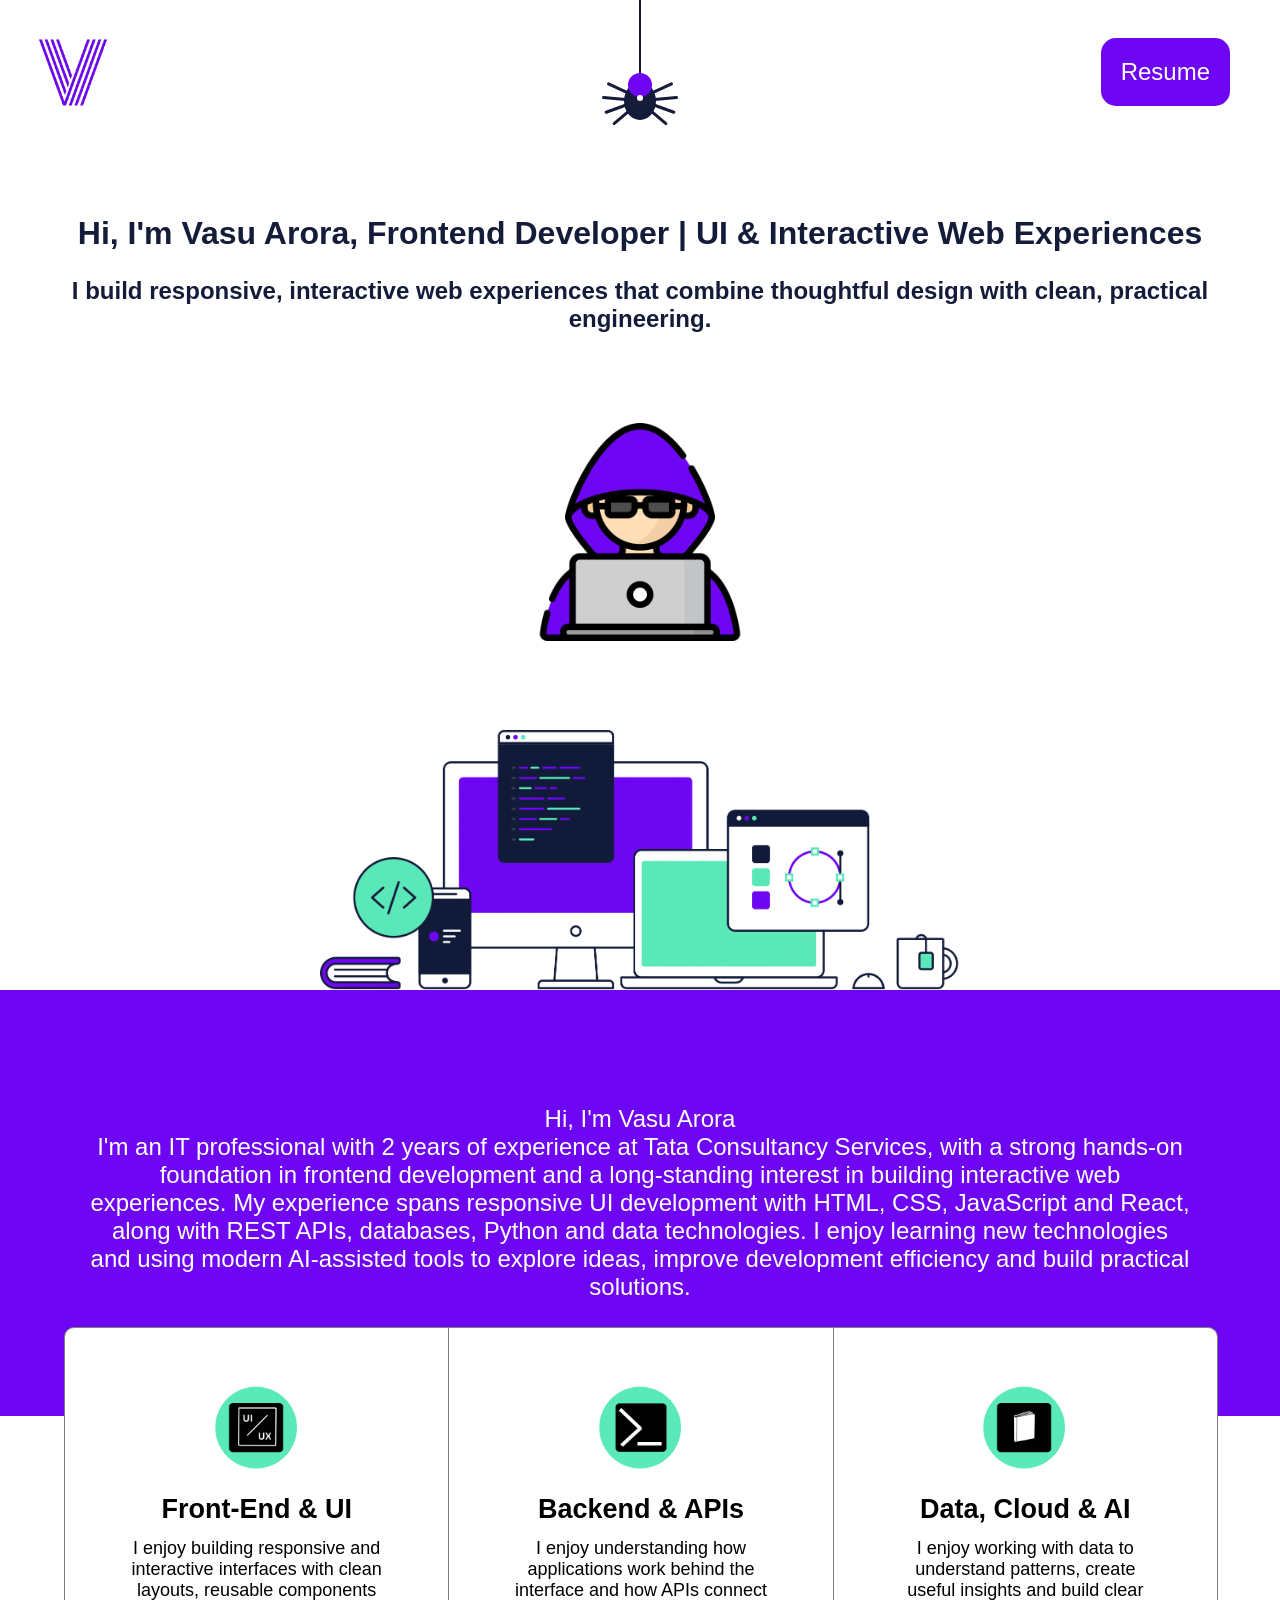
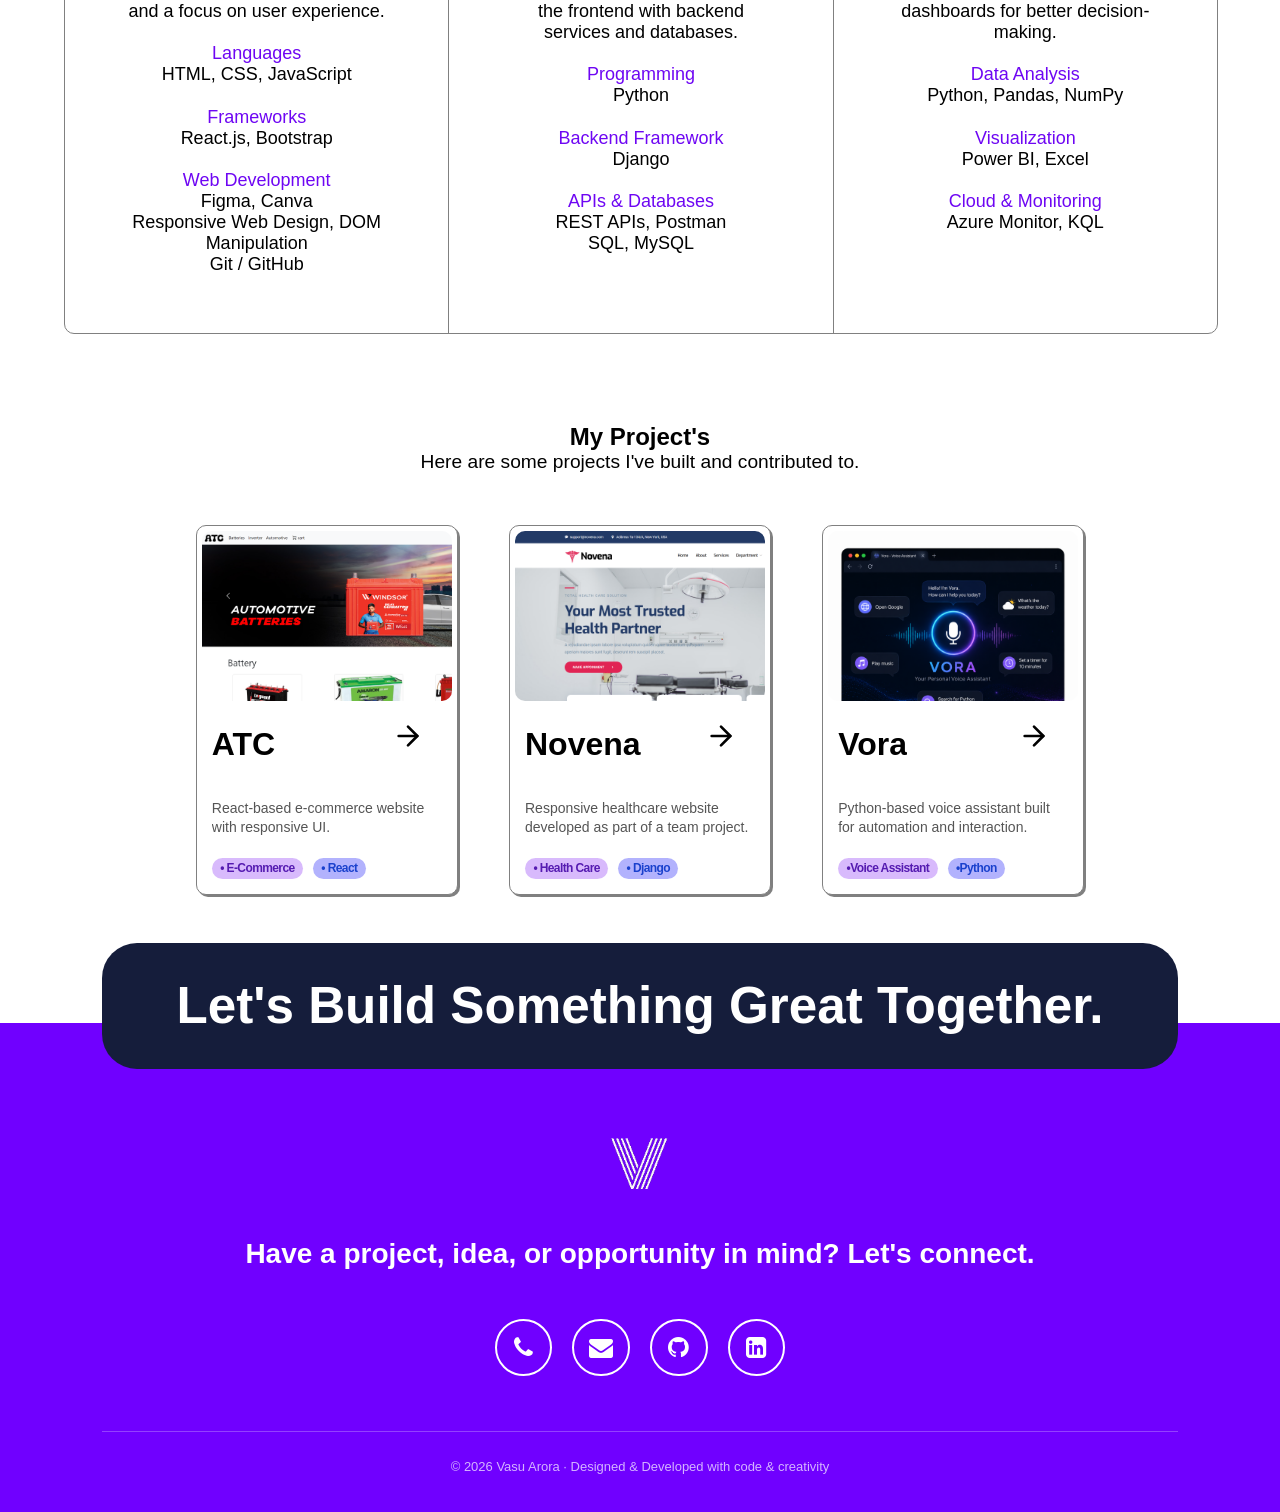
<file: index.html>
<!DOCTYPE html>
<html lang="en">
<head>
    <meta charset="UTF-8">
    <meta name="viewport" content="width=device-width, initial-scale=1.0">
    <title>Vasu Arora | Portfolio</title>
    <link rel="icon" type="image/x-icon" href="./img/logo.png">
    <link rel="stylesheet" href="./homepage.css">
    <link rel="stylesheet" href="./font-awesome-4.7.0/css/font-awesome.css">
    <link rel="stylesheet" href="./font-awesome-4.7.0/css/font-awesome.min.css">
    <script src="https://cdn.jsdelivr.net/npm/@popperjs/core@2.11.8/dist/umd/popper.min.js" integrity="sha384-I7E8VVD/ismYTF4hNIPjVp/Zjvgyol6VFvRkX/vR+Vc4jQkC+hVqc2pM8ODewa9r" crossorigin="anonymous"></script>
    <script src="https://cdn.jsdelivr.net/npm/bootstrap@5.3.1/dist/js/bootstrap.min.js" integrity="sha384-Rx+T1VzGupg4BHQYs2gCW9It+akI2MM/mndMCy36UVfodzcJcF0GGLxZIzObiEfa" crossorigin="anonymous"></script>
</head>
<body>
<section>
    <!----------- Spider ------------->

    <div class="portfolio-spider" onclick="refreshSite()" title="Click to refresh">

        <div class="spider-thread"></div>

        <div class="spider">

            <div class="spider-body">
                <div class="spider-eye"></div>
            </div>

            <span class="leg leg1"></span>
            <span class="leg leg2"></span>
            <span class="leg leg3"></span>
            <span class="leg leg4"></span>

            <span class="leg leg5"></span>
            <span class="leg leg6"></span>
            <span class="leg leg7"></span>
            <span class="leg leg8"></span>

        </div>

    </div>

    <!----------- Spider ------------->

</section>
<header>
    <div class="nav">

        <a href="#">
            <img src="./img/logo.png" alt="" width="70px" height="70px">
        </a>

        <div class="resume" onclick="get_resume()">
            <div>Resume</div>
        </div>

    </div>
</header>

<section>
    <div class="text">
        <h1 style="font-size: xx-large;">Hi,&nbsp;I'm Vasu Arora,&nbsp;Frontend Developer | UI & Interactive Web Experiences</h1>
        <h1>I build responsive, interactive web experiences that combine thoughtful design with clean, practical engineering.</h1>
        <div class="hacker"><img src="./img/hacker.png" alt="" height="17%" width="17%"></div>
        <div class="hacker"><img src="./img/hero-devices-1.png" alt="" height="50%" width="50%"></div>
    </div>
    <div class="container">
        <p>Hi, I'm Vasu Arora</p>
        <p>I'm an IT professional with 2 years of experience at Tata Consultancy Services, with a strong hands-on foundation in frontend development and a long-standing interest in building interactive web experiences. My experience spans responsive UI development with HTML, CSS, JavaScript and React, along with REST APIs, databases, Python and data technologies. I enjoy learning new technologies and using modern AI-assisted tools to explore ideas, improve development efficiency and build practical solutions.</p>
    </div>
</section>
<section>
    <div class="container_skills">
    <div class="front">
        <img src="./img/aa.png" alt="" width="90px" height="90px">
        <h1>Front-End & UI</h1>
        <p id="span">I enjoy building responsive and interactive interfaces with clean layouts, reusable components and a focus on user experience.</p>

        <p id="purple">Languages</p>
        <p>HTML,&nbsp;CSS,&nbsp;JavaScript</p>

        <p id="purple">Frameworks</p>
        <p>React.js,&nbsp;Bootstrap</p>

        <p id="purple">Web Development</p>
        <p>Figma,&nbsp;Canva</p>
        <p>Responsive Web Design,&nbsp;DOM Manipulation</p>
        <p>Git / GitHub</p>
    </div>

    <div class="back">
        <img src="./img/cmd.png" alt="" width="90px" height="90px">
        <h1>Backend & APIs</h1>
        <p id="span">I enjoy understanding how applications work behind the interface and how APIs connect the frontend with backend services and databases.</p>

        <p id="purple">Programming</p>
        <p>Python</p>

        <p id="purple">Backend Framework</p>
        <p>Django</p>

        <p id="purple">APIs & Databases</p>
        <p>REST APIs,&nbsp;Postman</p>
        <p>SQL,&nbsp;MySQL</p>

    </div>

    <div class="other">
        <img src="./img/book.png" alt="" width="90px" height="90px">
        <h1>Data, Cloud & AI</h1>
        <p id="span">I enjoy working with data to understand patterns, create useful insights and build clear dashboards for better decision-making.</p>

        <p id="purple">Data Analysis</p>
        <p>Python,&nbsp;Pandas,&nbsp;NumPy</p>

        <p id="purple">Visualization</p>
        <p>Power BI,&nbsp;Excel</p>

        <p id="purple">Cloud & Monitoring</p>
        <p>Azure Monitor,&nbsp;KQL</p>

    </div>
</div>
</section>
<section>
    <div class="container_projects">
        <h1 id="p">My Project's</h1>
        <p id="p" style="font-size: larger;">Here are some projects I've built and contributed to.</p>
        <div class="pro">
            <article class="article-wrapper" onclick="atc()">
                <div class="rounded-lg container-project" id="atc">
                    </div>
                    <div class="project-info">
                    <div class="flex-pr">
                        <div class="project-title text-nowrap">ATC</div>
                        <div class="project-hover">
                            <svg style="color: black;" xmlns="http://www.w3.org/2000/svg" width="2em" height="2em" color="black" stroke-linejoin="round" stroke-linecap="round" viewBox="0 0 24 24" stroke-width="2" fill="none" stroke="currentColor"><line y2="12" x2="19" y1="12" x1="5"></line><polyline points="12 5 19 12 12 19"></polyline></svg>
                            </div>
                        </div>
                        <p class="project-description">
                            React-based e-commerce website with responsive UI.
                        </p>
                        <div class="types">
                            <span style="background-color: rgba(165, 96, 247, 0.43); color: rgb(85, 27, 177);" class="project-type">• E-Commerce</span>
                            <span class="project-type">• React</span>
                        </div>
                    </div>
            </article>
            <article class="article-wrapper" onclick="novena()">
                <div class="rounded-lg container-project" id="Novena">
                    </div>
                    <div class="project-info">
                    <div class="flex-pr">
                        <div class="project-title text-nowrap">Novena</div>
                        <div class="project-hover">
                            <svg style="color: black;" xmlns="http://www.w3.org/2000/svg" width="2em" height="2em" color="black" stroke-linejoin="round" stroke-linecap="round" viewBox="0 0 24 24" stroke-width="2" fill="none" stroke="currentColor"><line y2="12" x2="19" y1="12" x1="5"></line><polyline points="12 5 19 12 12 19"></polyline></svg>
                            </div>
                        </div>
                        <p class="project-description">
                            Responsive healthcare website developed as part of a team project.
                        </p>
                        <div class="types">
                            <span style="background-color: rgba(165, 96, 247, 0.43); color: rgb(85, 27, 177);" class="project-type">• Health Care</span>
                            <span class="project-type">• Django</span>
                        </div>
                    </div>
            </article>
            <article class="article-wrapper" onclick="vora()">
                <div class="rounded-lg container-project" id="W3">
                    </div>
                    <div class="project-info">
                    <div class="flex-pr">
                        <div class="project-title text-nowrap">Vora</div>
                        <div class="project-hover">
                            <svg style="color: black;" xmlns="http://www.w3.org/2000/svg" width="2em" height="2em" color="black" stroke-linejoin="round" stroke-linecap="round" viewBox="0 0 24 24" stroke-width="2" fill="none" stroke="currentColor"><line y2="12" x2="19" y1="12" x1="5"></line><polyline points="12 5 19 12 12 19"></polyline></svg>
                            </div>
                        </div>
                        <p class="project-description">
                            Python-based voice assistant built for automation and interaction.
                        </p>
                        <div class="types">
                            <span style="background-color: rgba(165, 96, 247, 0.43); color: rgb(85, 27, 177);" class="project-type">•Voice Assistant</span>
                            <span class="project-type">•Python</span>
                        </div>
                    </div>
            </article>
            <!-- <article class="article-wrapper">
                <div class="rounded-lg container-project" id="Blog">
                    </div>
                    <div class="project-info">
                    <div class="flex-pr">
                        <div class="project-title text-nowrap">Blog Website</div>
                        <div class="project-hover">
                            <svg style="color: black;" xmlns="http://www.w3.org/2000/svg" width="2em" height="2em" color="black" stroke-linejoin="round" stroke-linecap="round" viewBox="0 0 24 24" stroke-width="2" fill="none" stroke="currentColor"><line y2="12" x2="19" y1="12" x1="5"></line><polyline points="12 5 19 12 12 19"></polyline></svg>
                            </div>
                        </div>
                        <div class="types">
                            <span style="background-color: rgba(165, 96, 247, 0.43); color: rgb(85, 27, 177);" class="project-type">• Content</span>
                            <span class="project-type">• HTML/CSS</span>
                        </div>
                    </div>
            </article> -->
</div>
</section>
<footer class="site-footer">

    <!-- Heading / Overlapping Banner -->
    <div class="site-footer-title">

        <h1>
            Let's Build Something Great Together.
        </h1>

    </div>


    <!-- Footer Main Content -->
    <div class="site-footer-content">

        <!-- Logo -->
        <img
            class="site-footer-logo"
            src="./img/logo_white.png"
            alt="Vasu Arora Logo"
        >


        <!-- Contact Message -->
        <p class="site-footer-intro">
            Have a project, idea, or opportunity in mind?
            Let's connect.
        </p>


        <!-- Contact Icons -->
        <div class="site-footer-social">

            <!-- Phone -->
            <a
                href="tel:+917037314572"
                title="Call me"
                aria-label="Call Vasu Arora"
            >
                <i class="fa fa-phone" aria-hidden="true"></i>
            </a>


            <!-- Email -->
            <a
                href="mailto:vasuarora210@gmail.com"
                title="Email me"
                aria-label="Email Vasu Arora"
            >
                <i class="fa fa-envelope" aria-hidden="true"></i>
            </a>


            <!-- GitHub -->
            <a
                href="https://github.com/vasuarora210"
                target="_blank"
                rel="noopener noreferrer"
                title="GitHub"
                aria-label="Vasu Arora GitHub"
            >
                <i class="fa fa-github" aria-hidden="true"></i>
            </a>


            <!-- LinkedIn -->
            <a
                href="https://www.linkedin.com/in/vasuarora01"
                target="_blank"
                rel="noopener noreferrer"
                title="LinkedIn"
                aria-label="Vasu Arora LinkedIn"
            >
                <i class="fa fa-linkedin-square" aria-hidden="true"></i>
            </a>

        </div>

    </div>


    <!-- Footer Bottom -->
    <div class="site-footer-bottom">

        <p>
            © 2026 Vasu Arora · Designed & Developed with code & creativity
        </p>

    </div>

</footer>
<script>
    function git(){
        window.open("https://github.com/vasuarora210")
    }
    function linkedin(){
        window.open("https://www.linkedin.com/in/vasuarora01")
    }

    function get_resume(){
        window.open("https://drive.google.com/file/d/1jqsms72-NLrUNrvHmhHVOc13EzsGLGOh/view?usp=sharing")
    }
    function novena(){
       window.location.href = "./novena.html";
    }
    function vora(){
        window.location.href = "./vora.html"
    }
    function atc(){
        window.location.href = "./atc.html";
    }
    function refreshSite() {
    location.reload();
}

window.addEventListener("scroll", function () {

    const spider = document.querySelector(".portfolio-spider");
    const thread = document.querySelector(".spider-thread");

    if (window.scrollY > 50) {

        spider.style.top = "-75px";
        thread.style.display = "none";

    } else {

        spider.style.top = "0px";
        thread.style.display = "block";

    }

});
</script>



</body>
</html>
</file>
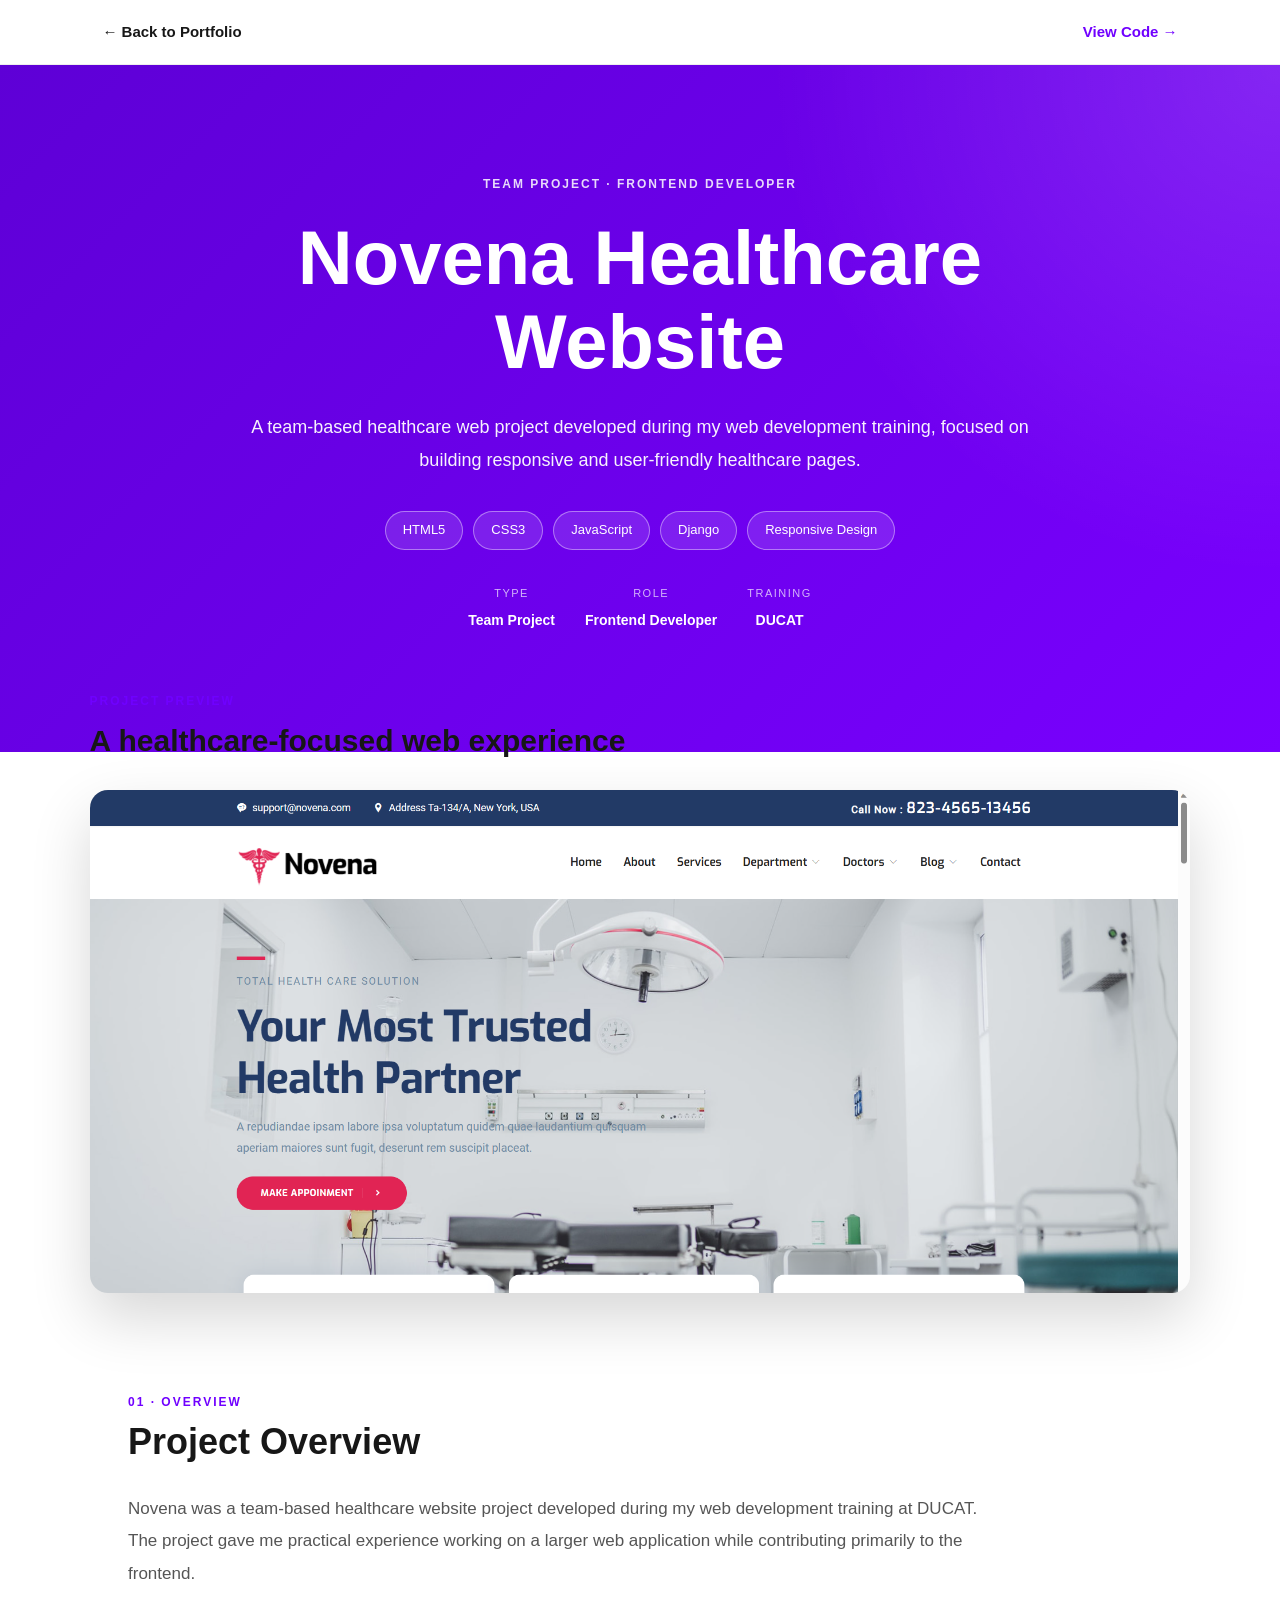
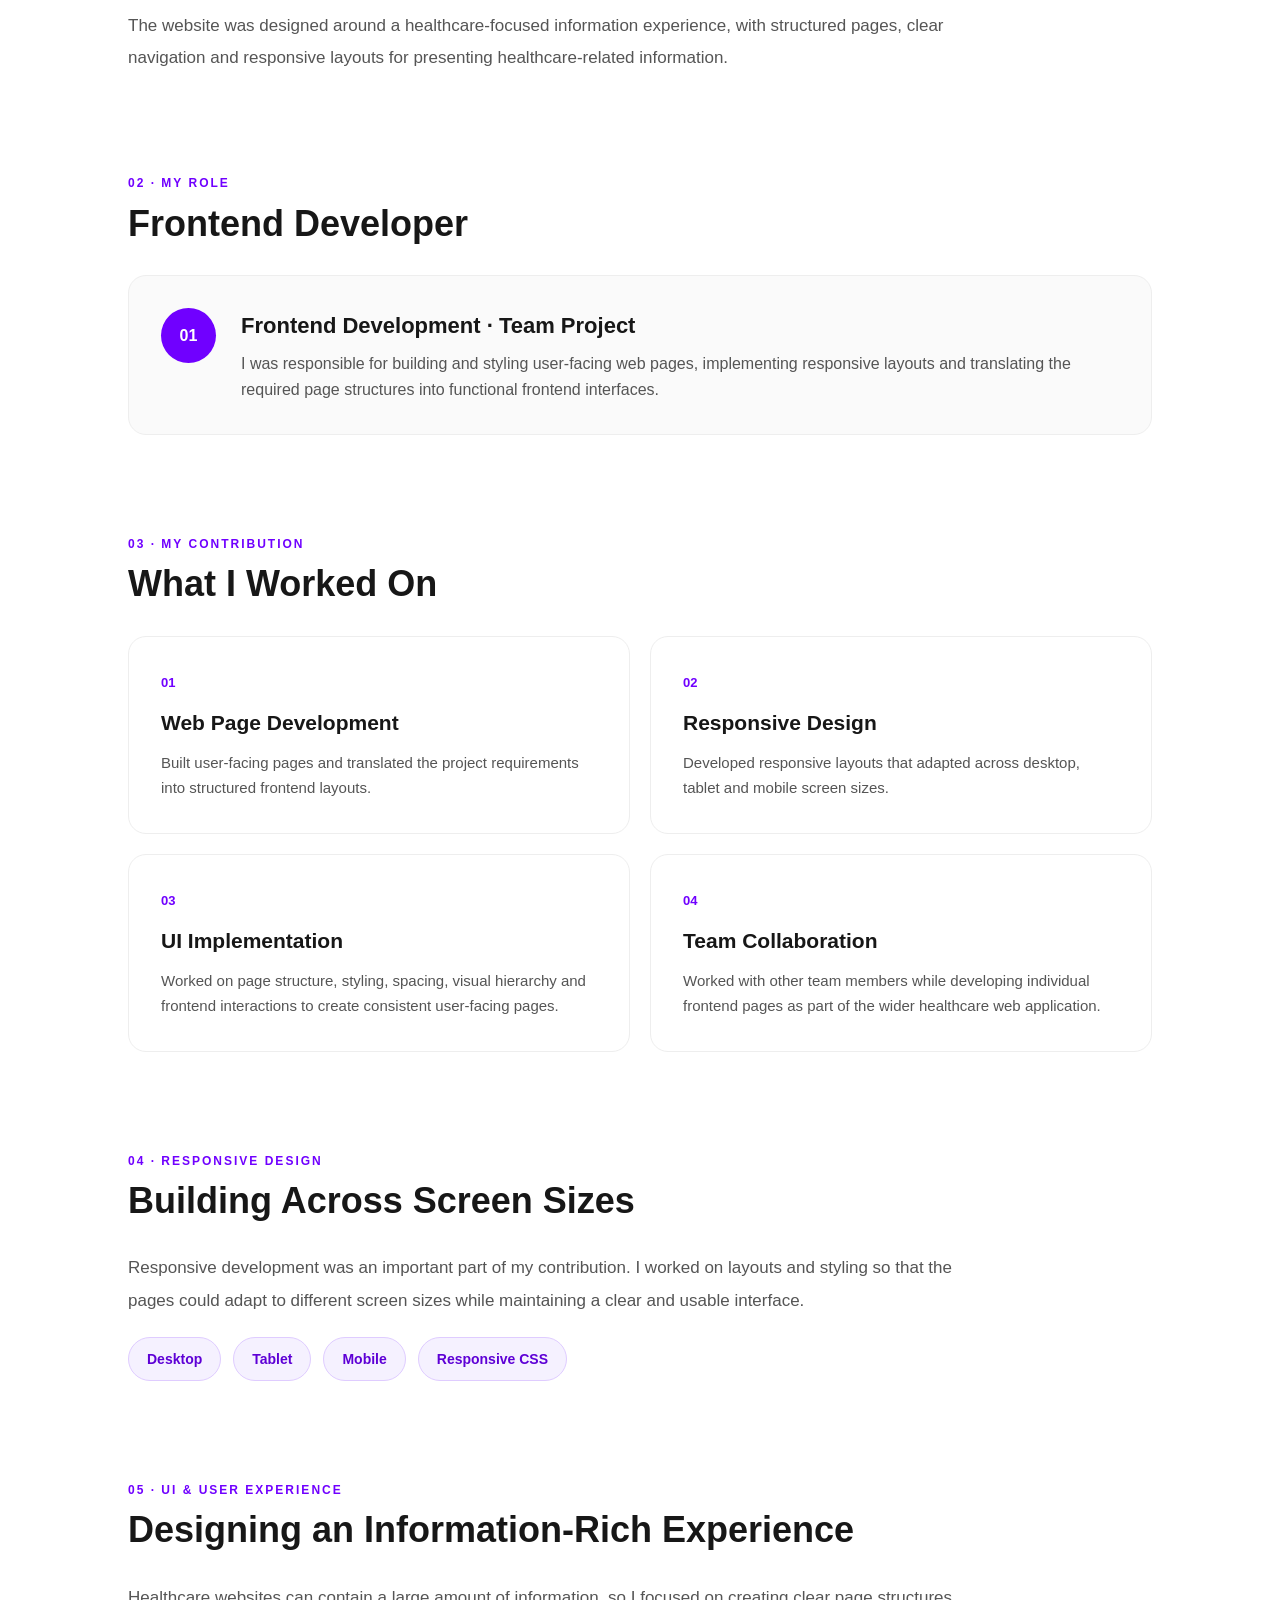
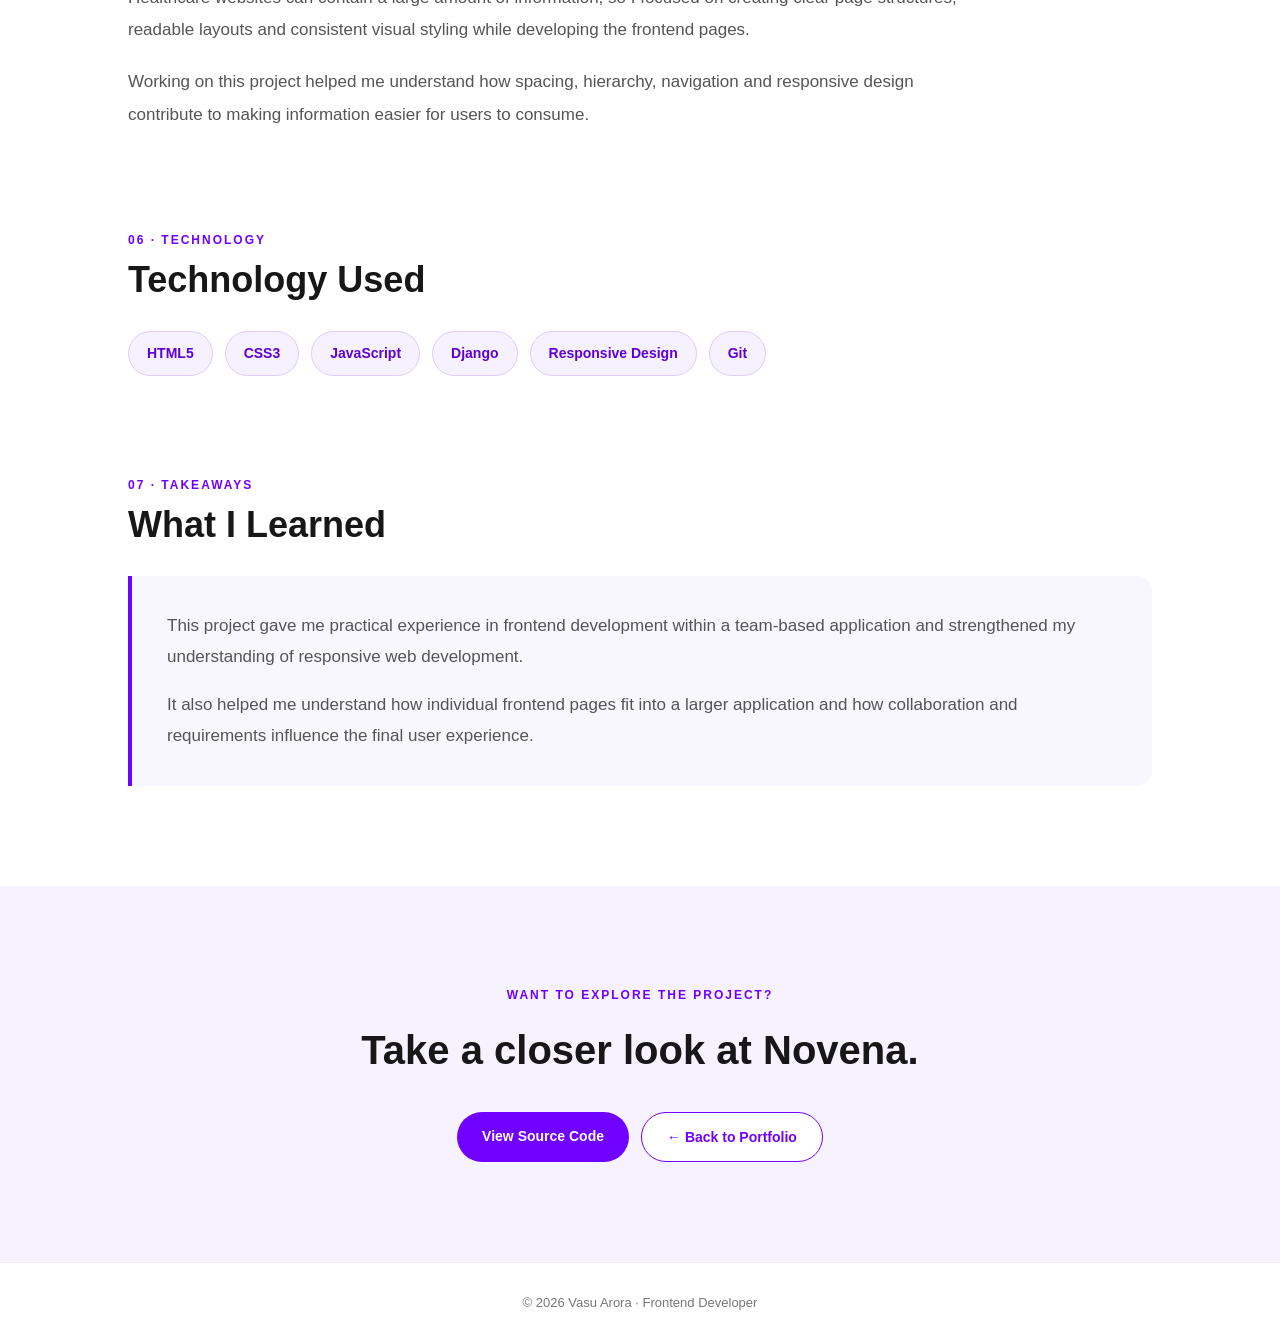
<file: novena.html>
<!DOCTYPE html>
<html lang="en">

<head>

    <meta charset="UTF-8">

    <meta name="viewport" content="width=device-width, initial-scale=1.0">

    <title>Novena Healthcare Website</title>

    <link rel="stylesheet" href="./projects.css">

</head>


<body>


    <!-- ---------------- NAVIGATION ---------------- -->

    <header>

        <div class="project-nav">

            <a href="./index.html" class="back">
                ← Back to Portfolio
            </a>

            <a href="https://github.com/vasuarora210/Novena.git"
               target="_blank"
               class="code">
                View Code →
            </a>

        </div>

    </header>



    <!-- ---------------- PROJECT HERO ---------------- -->

    <section class="project-hero">

        <div class="hero-content">

            <p class="project-label">
                TEAM PROJECT · FRONTEND DEVELOPER
            </p>

            <h1>
                Novena Healthcare Website
            </h1>

            <p class="project-intro">

                A team-based healthcare web project developed during my web development training, focused on building responsive and user-friendly healthcare pages.

            </p>


            <div class="tech-stack">

                <span>HTML5</span>

                <span>CSS3</span>

                <span>JavaScript</span>

                <span>Django</span>

                <span>Responsive Design</span>

            </div>


            <!-- PROJECT META -->

            <div class="project-meta">

                <div class="project-meta-item">

                    <span>Type</span>

                    <strong>
                        Team Project
                    </strong>

                </div>


                <div class="project-meta-item">

                    <span>Role</span>

                    <strong>
                        Frontend Developer
                    </strong>

                </div>


                <div class="project-meta-item">

                    <span>Training</span>

                    <strong>
                        DUCAT
                    </strong>

                </div>

            </div>

        </div>

    </section>



    <!-- ---------------- PROJECT PREVIEW ---------------- -->

    <section class="project-preview">

        <div class="preview-heading">

            <p>PROJECT PREVIEW</p>

            <h2>
                A healthcare-focused web experience
            </h2>

        </div>


        <div class="preview-image">

            <img src="./img/Novena.png"
                 alt="Novena healthcare website preview">

        </div>

    </section>



    <!-- ---------------- PROJECT OVERVIEW ---------------- -->

    <section class="project-section">

        <div class="section-heading">

            <p>01 · OVERVIEW</p>

            <h2>
                Project Overview
            </h2>

        </div>


        <div class="section-content">

            <p>

                Novena was a team-based healthcare website project
                developed during my web development training at DUCAT.
                The project gave me practical experience working on
                a larger web application while contributing primarily
                to the frontend.

            </p>


            <p>

                The website was designed around a healthcare-focused
                information experience, with structured pages,
                clear navigation and responsive layouts for presenting
                healthcare-related information.

            </p>

        </div>

    </section>



    <!-- ---------------- MY ROLE ---------------- -->

    <section class="project-section">

        <div class="section-heading">

            <p>02 · MY ROLE</p>

            <h2>
                Frontend Developer
            </h2>

        </div>


        <div class="role-card">

            <div class="role-number">
                01
            </div>


            <div>

                <h3>
                    Frontend Development · Team Project
                </h3>

                <p>

                    I was responsible for building and styling
                    user-facing web pages, implementing responsive
                    layouts and translating the required page
                    structures into functional frontend interfaces.

                </p>

            </div>

        </div>

    </section>



    <!-- ---------------- MY CONTRIBUTION ---------------- -->

    <section class="project-section">

        <div class="section-heading">

            <p>03 · MY CONTRIBUTION</p>

            <h2>
                What I Worked On
            </h2>

        </div>


        <div class="feature-grid">


            <div class="feature">

                <span class="feature-number">
                    01
                </span>

                <h3>
                    Web Page Development
                </h3>

                <p>

                    Built user-facing pages and translated the
                    project requirements into structured frontend
                    layouts.

                </p>

            </div>



            <div class="feature">

                <span class="feature-number">
                    02
                </span>

                <h3>
                    Responsive Design
                </h3>

                <p>

                    Developed responsive layouts that adapted
                    across desktop, tablet and mobile screen sizes.

                </p>

            </div>



            <div class="feature">

                <span class="feature-number">
                    03
                </span>

                <h3>
                    UI Implementation
                </h3>

                <p>

                    Worked on page structure, styling, spacing,
                    visual hierarchy and frontend interactions
                    to create consistent user-facing pages.

                </p>

            </div>



            <div class="feature">

                <span class="feature-number">
                    04
                </span>

                <h3>
                    Team Collaboration
                </h3>

                <p>

                    Worked with other team members while developing
                    individual frontend pages as part of the wider
                    healthcare web application.

                </p>

            </div>


        </div>

    </section>



    <!-- ---------------- RESPONSIVE DESIGN ---------------- -->

    <section class="project-section">

        <div class="section-heading">

            <p>04 · RESPONSIVE DESIGN</p>

            <h2>
                Building Across Screen Sizes
            </h2>

        </div>


        <div class="section-content">

            <p>

                Responsive development was an important part of
                my contribution. I worked on layouts and styling
                so that the pages could adapt to different screen
                sizes while maintaining a clear and usable interface.

            </p>

        </div>


        <div class="technology">

            <span>Desktop</span>

            <span>Tablet</span>

            <span>Mobile</span>

            <span>Responsive CSS</span>

        </div>

    </section>



    <!-- ---------------- UI / UX ---------------- -->

    <section class="project-section">

        <div class="section-heading">

            <p>05 · UI & USER EXPERIENCE</p>

            <h2>
                Designing an Information-Rich Experience
            </h2>

        </div>


        <div class="section-content">

            <p>

                Healthcare websites can contain a large amount of
                information, so I focused on creating clear page
                structures, readable layouts and consistent visual
                styling while developing the frontend pages.

            </p>


            <p>

                Working on this project helped me understand how
                spacing, hierarchy, navigation and responsive
                design contribute to making information easier
                for users to consume.

            </p>

        </div>

    </section>



    
    <!-- ---------------- TECHNOLOGY ---------------- -->

    <section class="project-section">

        <div class="section-heading">

            <p>06 · TECHNOLOGY</p>

            <h2>
                Technology Used
            </h2>

        </div>


        <div class="technology">

            <span>HTML5</span>

            <span>CSS3</span>

            <span>JavaScript</span>

            <span>Django</span>

            <span>Responsive Design</span>

            <span>Git</span>

        </div>

    </section>



    <!-- ---------------- LEARNING ---------------- -->

    <section class="project-section">

        <div class="section-heading">

            <p>07 · TAKEAWAYS</p>

            <h2>
                What I Learned
            </h2>

        </div>


        <div class="takeaway">

            <p>

                This project gave me practical experience in
                frontend development within a team-based
                application and strengthened my understanding
                of responsive web development.

            </p>


            <p>

                It also helped me understand how individual
                frontend pages fit into a larger application
                and how collaboration and requirements influence
                the final user experience.

            </p>

        </div>

    </section>



    <!-- ---------------- PROJECT CTA ---------------- -->

    <section class="project-cta">

        <p>
            WANT TO EXPLORE THE PROJECT?
        </p>

        <h2>
            Take a closer look at Novena.
        </h2>


        <div class="cta-buttons">

            <a href="https://github.com/vasuarora210/Novena.git"
               target="_blank"
               class="primary-button">

                View Source Code

            </a>


            <a href="./index.html"
               class="secondary-button">

                ← Back to Portfolio

            </a>

        </div>

    </section>



    <!-- ---------------- FOOTER ---------------- -->

    <footer>

        <p>
            © 2026 Vasu Arora · Frontend Developer
        </p>

    </footer>


</body>

</html>
</file>
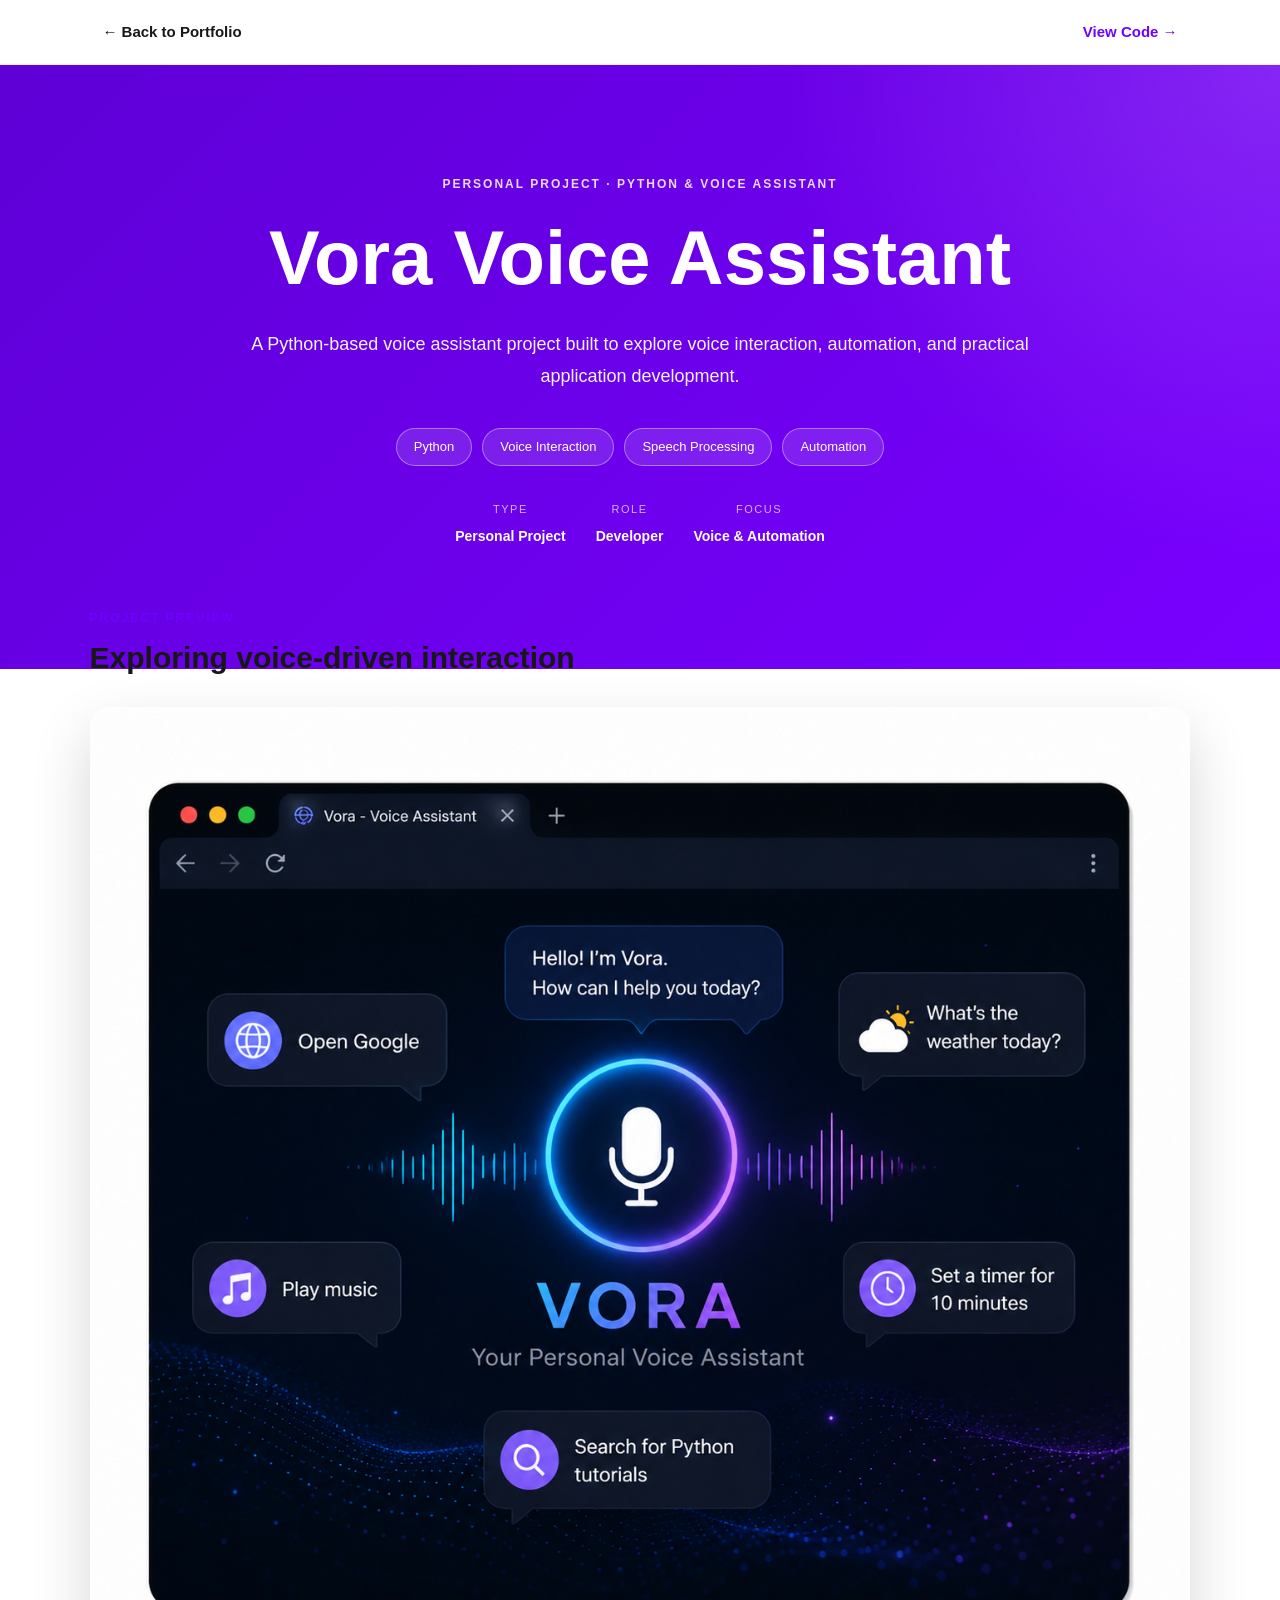
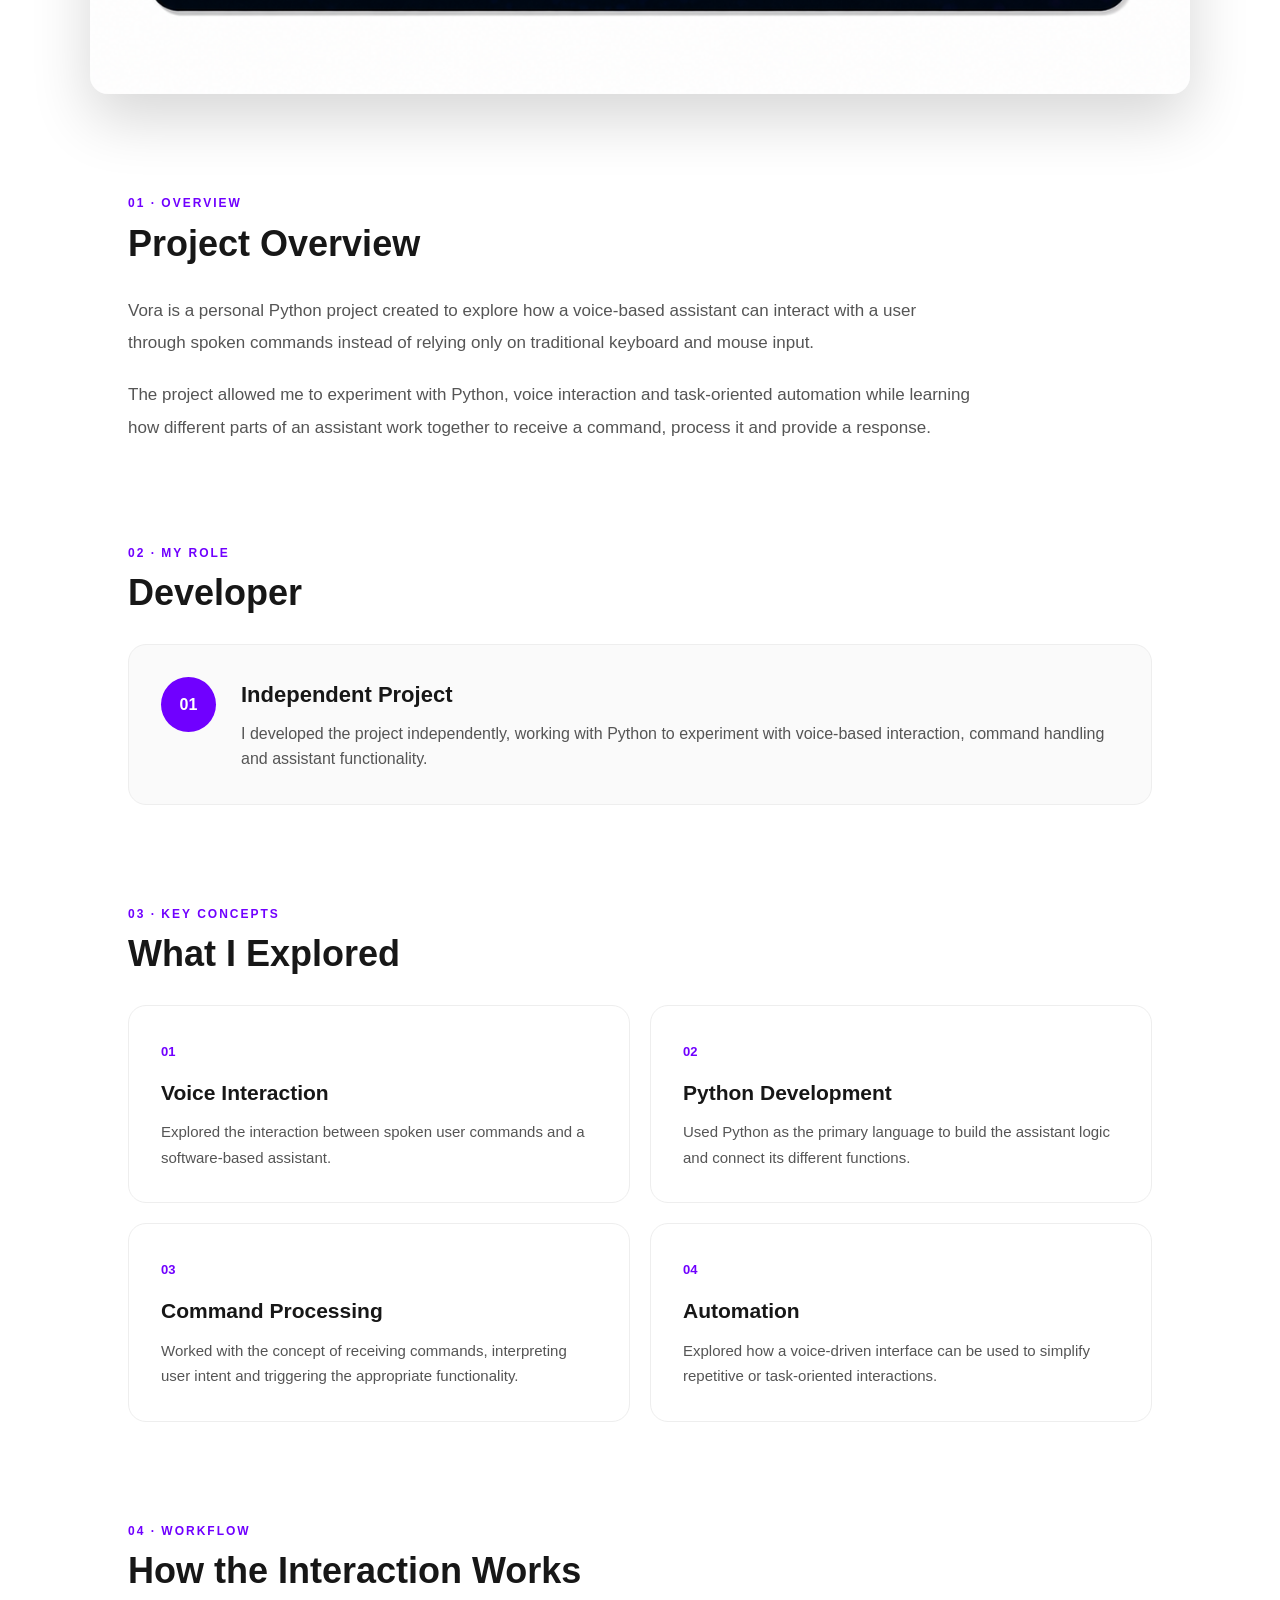
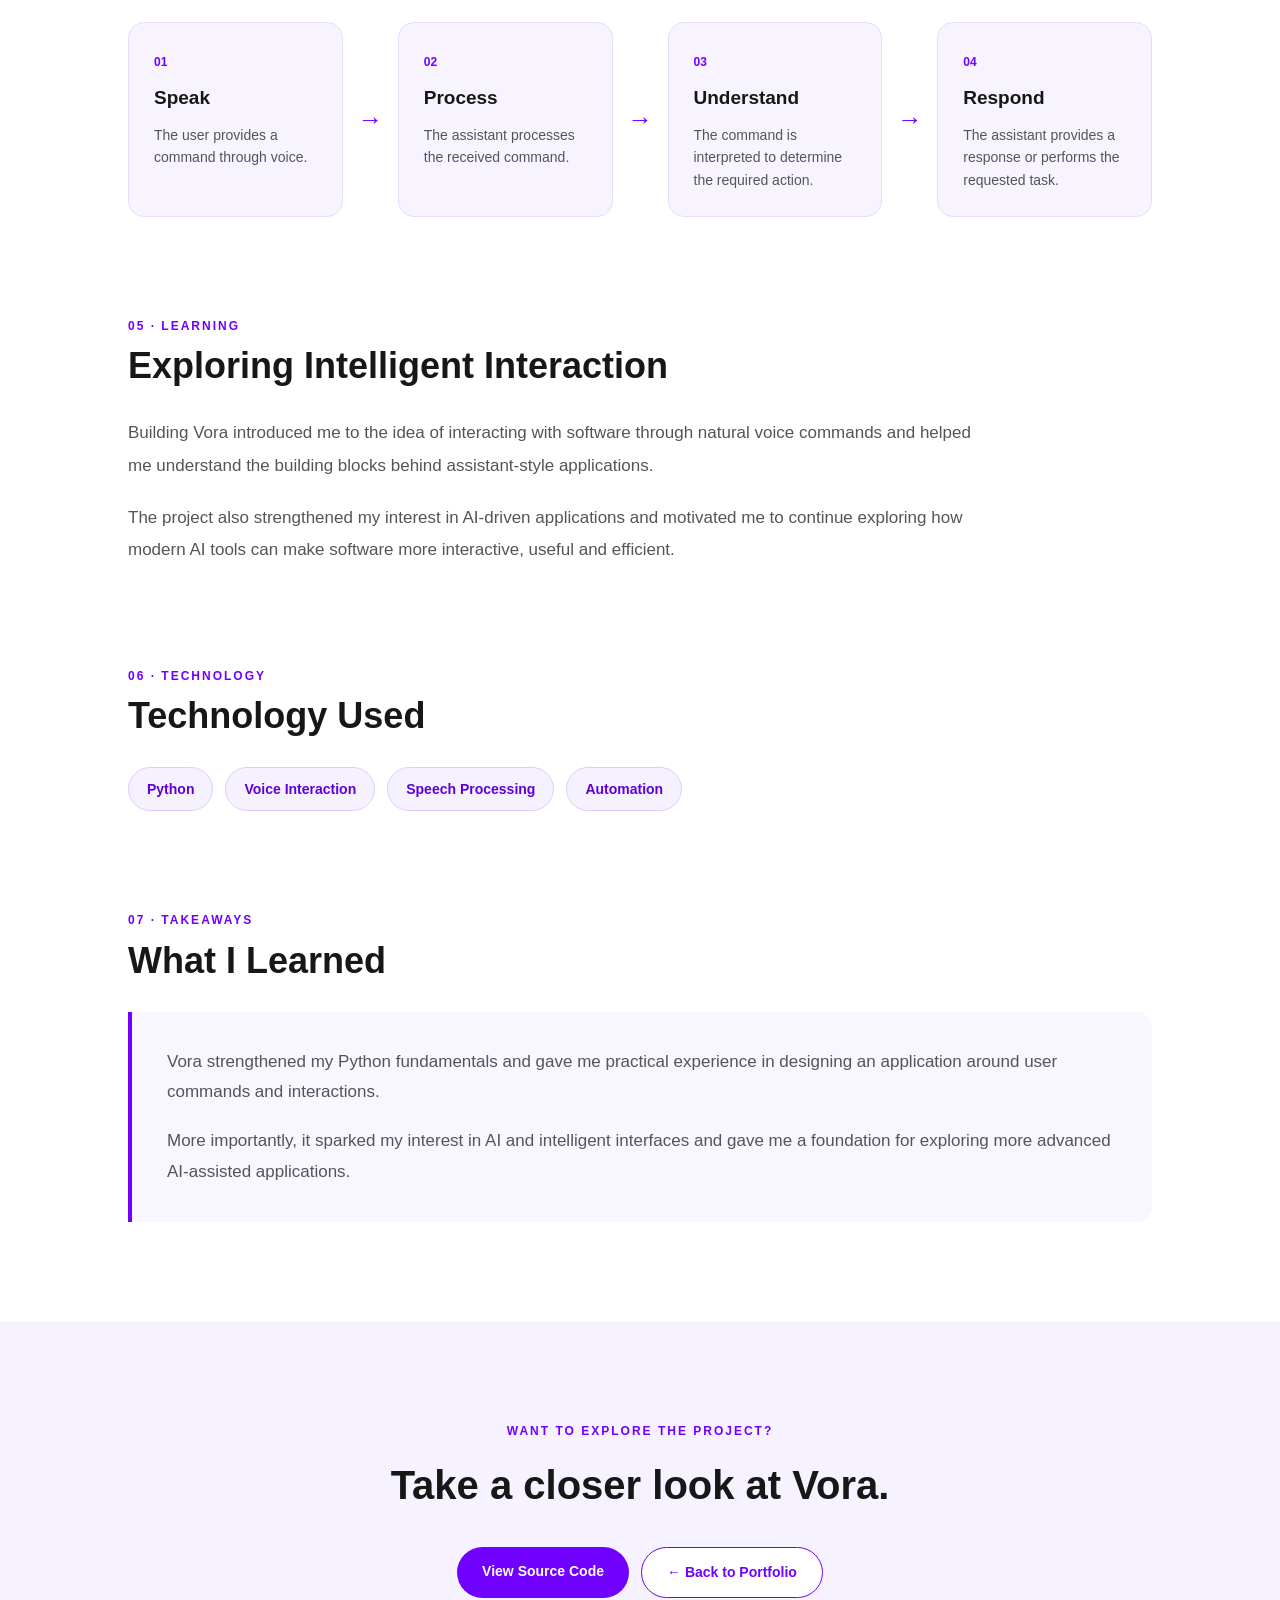
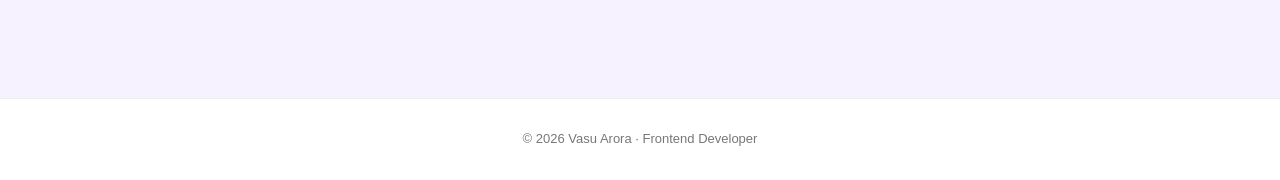
<file: vora.html>
<!DOCTYPE html>
<html lang="en">

<head>

    <meta charset="UTF-8">

    <meta name="viewport" content="width=device-width, initial-scale=1.0">

    <title>Vora — Voice Assistant</title>

    <link rel="stylesheet" href="./projects.css">

</head>


<body>


    <!-- ---------------- NAVIGATION ---------------- -->

    <header>

        <div class="project-nav">

            <a href="./index.html" class="back">
                ← Back to Portfolio
            </a>

            <!-- Replace the URL if your Vora repository has a different name -->

            <a href="https://github.com/vasuarora210/Voice_Assistant.git"
               target="_blank"
               class="code">

                View Code →

            </a>

        </div>

    </header>



    <!-- ---------------- PROJECT HERO ---------------- -->

    <section class="project-hero">

        <div class="hero-content">

            <p class="project-label">
                PERSONAL PROJECT · PYTHON & VOICE ASSISTANT
            </p>

            <h1>
                Vora Voice Assistant
            </h1>

            <p class="project-intro">

                A Python-based voice assistant project built to explore voice interaction, automation, and practical application development.

            </p>


            <div class="tech-stack">

                <span>Python</span>

                <span>Voice Interaction</span>

                <span>Speech Processing</span>

                <span>Automation</span>

            </div>


            <!-- PROJECT META -->

            <div class="project-meta">

                <div class="project-meta-item">

                    <span>Type</span>

                    <strong>
                        Personal Project
                    </strong>

                </div>


                <div class="project-meta-item">

                    <span>Role</span>

                    <strong>
                        Developer
                    </strong>

                </div>


                <div class="project-meta-item">

                    <span>Focus</span>

                    <strong>
                        Voice & Automation
                    </strong>

                </div>

            </div>

        </div>

    </section>



    <!-- ---------------- PROJECT PREVIEW ---------------- -->

    <section class="project-preview">

        <div class="preview-heading">

            <p>PROJECT PREVIEW</p>

            <h2>
                Exploring voice-driven interaction
            </h2>

        </div>


        

        <div class="preview-image">

            <img src="./img/vora.png"
                 alt="Vora Voice Assistant project preview">

        </div>


    </section>



    <!-- ---------------- PROJECT OVERVIEW ---------------- -->

    <section class="project-section">

        <div class="section-heading">

            <p>01 · OVERVIEW</p>

            <h2>
                Project Overview
            </h2>

        </div>


        <div class="section-content">

            <p>

                Vora is a personal Python project created to explore
                how a voice-based assistant can interact with a user
                through spoken commands instead of relying only on
                traditional keyboard and mouse input.

            </p>


            <p>

                The project allowed me to experiment with Python,
                voice interaction and task-oriented automation while
                learning how different parts of an assistant work
                together to receive a command, process it and provide
                a response.

            </p>

        </div>

    </section>



    <!-- ---------------- MY ROLE ---------------- -->

    <section class="project-section">

        <div class="section-heading">

            <p>02 · MY ROLE</p>

            <h2>
                Developer
            </h2>

        </div>


        <div class="role-card">

            <div class="role-number">
                01
            </div>


            <div>

                <h3>
                    Independent Project
                </h3>

                <p>

                    I developed the project independently, working
                    with Python to experiment with voice-based
                    interaction, command handling and assistant
                    functionality.

                </p>

            </div>

        </div>

    </section>



    <!-- ---------------- KEY CONCEPTS ---------------- -->

    <section class="project-section">

        <div class="section-heading">

            <p>03 · KEY CONCEPTS</p>

            <h2>
                What I Explored
            </h2>

        </div>


        <div class="feature-grid">


            <div class="feature">

                <span class="feature-number">
                    01
                </span>

                <h3>
                    Voice Interaction
                </h3>

                <p>

                    Explored the interaction between spoken user
                    commands and a software-based assistant.

                </p>

            </div>



            <div class="feature">

                <span class="feature-number">
                    02
                </span>

                <h3>
                    Python Development
                </h3>

                <p>

                    Used Python as the primary language to build
                    the assistant logic and connect its different
                    functions.

                </p>

            </div>



            <div class="feature">

                <span class="feature-number">
                    03
                </span>

                <h3>
                    Command Processing
                </h3>

                <p>

                    Worked with the concept of receiving commands,
                    interpreting user intent and triggering the
                    appropriate functionality.

                </p>

            </div>



            <div class="feature">

                <span class="feature-number">
                    04
                </span>

                <h3>
                    Automation
                </h3>

                <p>

                    Explored how a voice-driven interface can be
                    used to simplify repetitive or task-oriented
                    interactions.

                </p>

            </div>


        </div>

    </section>



    <!-- ---------------- HOW IT WORKS ---------------- -->

    <section class="project-section">

        <div class="section-heading">

            <p>04 · WORKFLOW</p>

            <h2>
                How the Interaction Works
            </h2>

        </div>


        <div class="flow">


            <div class="flow-item">

                <span>01</span>

                <h3>
                    Speak
                </h3>

                <p>
                    The user provides a command through voice.
                </p>

            </div>


            <div class="flow-arrow">
                →
            </div>


            <div class="flow-item">

                <span>02</span>

                <h3>
                    Process
                </h3>

                <p>
                    The assistant processes the received command.
                </p>

            </div>


            <div class="flow-arrow">
                →
            </div>


            <div class="flow-item">

                <span>03</span>

                <h3>
                    Understand
                </h3>

                <p>
                    The command is interpreted to determine the
                    required action.
                </p>

            </div>


            <div class="flow-arrow">
                →
            </div>


            <div class="flow-item">

                <span>04</span>

                <h3>
                    Respond
                </h3>

                <p>
                    The assistant provides a response or performs
                    the requested task.
                </p>

            </div>


        </div>

    </section>



    <!-- ---------------- AI / LEARNING ---------------- -->

    <section class="project-section">

        <div class="section-heading">

            <p>05 · LEARNING</p>

            <h2>
                Exploring Intelligent Interaction
            </h2>

        </div>


        <div class="section-content">

            <p>

                Building Vora introduced me to the idea of interacting
                with software through natural voice commands and
                helped me understand the building blocks behind
                assistant-style applications.

            </p>


            <p>

                The project also strengthened my interest in AI-driven
                applications and motivated me to continue exploring
                how modern AI tools can make software more interactive,
                useful and efficient.

            </p>

        </div>

    </section>




    <!-- ---------------- TECHNOLOGY ---------------- -->

    <section class="project-section">

        <div class="section-heading">

            <p>06 · TECHNOLOGY</p>

            <h2>
                Technology Used
            </h2>

        </div>


        <div class="technology">

            <span>Python</span>

            <span>Voice Interaction</span>

            <span>Speech Processing</span>

            <span>Automation</span>

        </div>

    </section>



    <!-- ---------------- TAKEAWAYS ---------------- -->

    <section class="project-section">

        <div class="section-heading">

            <p>07 · TAKEAWAYS</p>

            <h2>
                What I Learned
            </h2>

        </div>


        <div class="takeaway">

            <p>

                Vora strengthened my Python fundamentals and gave me
                practical experience in designing an application
                around user commands and interactions.

            </p>


            <p>

                More importantly, it sparked my interest in AI and
                intelligent interfaces and gave me a foundation for
                exploring more advanced AI-assisted applications.

            </p>

        </div>

    </section>



    <!-- ---------------- PROJECT CTA ---------------- -->

    <section class="project-cta">

        <p>
            WANT TO EXPLORE THE PROJECT?
        </p>

        <h2>
            Take a closer look at Vora.
        </h2>


        <div class="cta-buttons">

            <!-- Replace with actual Vora repository URL -->

            <a href="https://github.com/vasuarora210"
               target="_blank"
               class="primary-button">

                View Source Code

            </a>


            <a href="./index.html"
               class="secondary-button">

                ← Back to Portfolio

            </a>

        </div>

    </section>



    <!-- ---------------- FOOTER ---------------- -->

    <footer>

        <p>
            © 2026 Vasu Arora · Frontend Developer
        </p>

    </footer>


</body>

</html>
</file>
<file: homepage.css>
*{
    margin: 0px;
    font-family:'Gill Sans', 'Gill Sans MT', Calibri, 'Trebuchet MS', sans-serif;
    text-align: center;
}
/*Section1*/
.nav{
    display: flex;
    padding: 3%;
    width: auto;
    justify-content: space-between;
    position: relative;
}
.text h1{
    display: flex;
    justify-content: center;
    margin-top: 2%;
    color: #141C3A;
}
.text{
    margin-top: 5%;
}
.hacker{
    margin-top: 7%;
    display: flex;
    justify-content: center;
}
.container{
    background-color: #6E06F3;
    padding: 9% 7%;
    color: white;
    font-size: x-large;
}
.resume div{
    background-color: #6E06F3;
    padding: 20px;
    font-size: x-large;
    border-radius: 15px;
    color: white;
}
.resume{
    display: flex;
    gap: 10%;
    position: absolute;
    right: 50px;
    cursor: pointer;
}
    /* spider*/
            /* Spider */

                .portfolio-spider {
                    position: fixed;
                    top: 0;
                    left: 50%;

                    width: 80px;
                    height: 180px;

                    transform: translateX(-50%);

                    z-index: 99999;
                    cursor: pointer;
                }


                /* Hanging Thread */

                .portfolio-spider .spider-thread {
                    position: absolute;

                    top: 0;
                    left: 39px;

                    width: 2px;
                    height: 100px;

                    background-color: #141C3A;

                    z-index: 1;
                }


                /* Spider */

                .portfolio-spider .spider {
                    position: absolute;

                    top: 75px;
                    left: 15px;

                    width: 50px;
                    height: 50px;

                    z-index: 2;

                    animation: spiderSwing 3s ease-in-out infinite;
                }


                /* Body */

                .portfolio-spider .spider-body {
                    position: absolute;

                    width: 32px;
                    height: 38px;

                    left: 9px;
                    top: 7px;

                    background-color: #141C3A;

                    border-radius: 50%;
                }


                /* Purple Head */

                .portfolio-spider .spider-body::before {
                    content: "";

                    position: absolute;

                    width: 24px;
                    height: 24px;

                    left: 4px;
                    top: -9px;

                    background-color: #6E06F3;

                    border-radius: 50%;
                }


                /* Eye */

                .portfolio-spider .spider-eye {
                    position: absolute;

                    width: 6px;
                    height: 6px;

                    left: 13px;
                    top: 13px;

                    background-color: white;

                    border-radius: 50%;

                    z-index: 2;
                }


                /* Legs */

                .portfolio-spider .leg {
                    position: absolute;

                    width: 25px;
                    height: 3px;

                    background-color: #141C3A;

                    border-radius: 5px;
                }


                /* Left Legs */

                .portfolio-spider .leg1 {
                    left: -9px;
                    top: 12px;
                    transform: rotate(25deg);
                }

                .portfolio-spider .leg2 {
                    left: -13px;
                    top: 22px;
                    transform: rotate(5deg);
                }

                .portfolio-spider .leg3 {
                    left: -11px;
                    top: 32px;
                    transform: rotate(-20deg);
                }

                .portfolio-spider .leg4 {
                    left: -5px;
                    top: 40px;
                    transform: rotate(-40deg);
                }


                /* Right Legs */

                .portfolio-spider .leg5 {
                    right: -9px;
                    top: 12px;
                    transform: rotate(-25deg);
                }

                .portfolio-spider .leg6 {
                    right: -13px;
                    top: 22px;
                    transform: rotate(-5deg);
                }

                .portfolio-spider .leg7 {
                    right: -11px;
                    top: 32px;
                    transform: rotate(20deg);
                }

                .portfolio-spider .leg8 {
                    right: -5px;
                    top: 40px;
                    transform: rotate(40deg);
                }


                /* Hanging Animation */

                @keyframes spiderSwing {

                    0% {
                        transform: rotate(-4deg);
                    }

                    50% {
                        transform: rotate(4deg);
                    }

                    100% {
                        transform: rotate(-4deg);
                    }

                }


                /* Hover */

                .portfolio-spider:hover .spider {
                    animation: none;
                    transform: scale(1.12);
                }


                /* spider */
/*Section2*/
.container_skills{
    position: relative;
    margin-top: -7%;
    left: 5%;
    width: 90%;
    display: flex;
    border-radius: 10px;
    background-color: white;
    border: 1px solid grey;
    font-size: large;
}
.front{
    border-right: 1px solid grey;
    width: 33.3%;
    text-align: center;
    padding: 50px 0px;
    padding: 5%;
}
.container_skills h1{
    margin-top: 5%;
    margin-bottom: 5%;
}
.back{
    border-right: 1px solid grey;
    padding: 5%;
    width: 33.3%;
    text-align: center;
}
.other{
    width: 33.3%;
    padding: 5%;
    text-align: center;
}
#span{
    margin-bottom: 8%;
}
#purple{
    margin-top: 8%;
    color: #6E06F3;
}

/* section 3 */
.container_projects{
    margin-top: 7%;
}
#p{
    display: flex;
    justify-content: center;
}
    /*  */
    .article-wrapper {
        width: 250px;
        -webkit-transition: 0.15s all ease-in-out;
        transition: 0.15s all ease-in-out;
        border-radius: 10px;
        padding: 5px;
        border: 4px solid transparent;
        cursor: pointer;
        background-color: #fff;
        border: 1px solid grey;
        box-shadow: 2px 2px grey;
        margin-top: 5%;
    }
    .article-wrapper:hover {
        -webkit-box-shadow: 10px 10px 0 #4e84ff, 20px 20px 0 #4444bd;
        box-shadow: 10px 10px 0 #4e84ff, 20px 20px 0 #6E06F3;
        border-color: #0578c5;
        -webkit-transform: translate(-20px, -20px);
        -ms-transform: translate(-20px, -20px);
        transform: translate(-20px, -20px);
    }
    .article-wrapper:active {
        -webkit-box-shadow: none;
        box-shadow: none;
        -webkit-transform: translate(0, 0);
        -ms-transform: translate(0, 0);
        transform: translate(0, 0);
    }
    .types {
        gap: 10px;
        display: -webkit-box;
        display: -ms-flexbox;
        display: flex;
        place-content: flex-start;
    }
    
    .rounded-lg {
       /* class tailwind */
        border-radius: 10px;
    }
    .article-wrapper:hover .project-hover {
        -webkit-transform: rotate(-45deg);
        -ms-transform: rotate(-45deg);
        transform: rotate(-45deg);
        background-color: #a6c2f0;
    }
    .project-info {
        padding-top: 20px;
        padding: 10px;
        display: -webkit-box;
        display: -ms-flexbox;
        display: flex;
        -webkit-box-orient: vertical;
        -webkit-box-direction: normal;
        -ms-flex-direction: column;
        flex-direction: column;
        gap: 20px;
    }
    .project-title {
        font-size: 2em;
        margin: 0;
        font-weight: 600;
       /* depend de la font */
        overflow: hidden;
        text-overflow: ellipsis;
        white-space: nowrap;
        color: black;
    }
    .flex-pr {
        display: -webkit-box;
        display: -ms-flexbox;
        display: flex;
        -webkit-box-pack: justify;
        -ms-flex-pack: justify;
        justify-content: space-between;
        -webkit-box-align: center;
        -ms-flex-align: center;
        align-items: center;
    }
    .project-type {
        background: #b2b2fd;
        color: #1a41cd;
        font-weight: bold;
        padding: 0.3em 0.7em;
        border-radius: 15px;
        font-size: 12px;
        letter-spacing: -0.6px
    }
    
    .project-hover {
        border-radius: 50%;
        width: 50px;
        height: 50px;
        padding: 9px;
        -webkit-transition: all 0.3s ease;
        transition: all 0.3s ease;
    }
    
    .container-project {
        width: 100%;
        height: 170px;
    }
    .pro{
        display: flex;
        flex-wrap: wrap;
        padding: 0% 10% 10% 10%;
        gap: 5%;
        justify-content: center;
    }
    #Novena{
        background-image: url("./img/Novena.png");
        background-size: cover;
    }
    #W3{
        background-image: url("./img/vora.png");
        background-size: cover;
    }
    #atc{
        background-image: url("./img/atc.png");
        background-size: cover;
    }
    .project-description {
    margin: 0;
    font-size: 14px;
    line-height: 1.4;
    color: #555;
    text-align: left;

    display: -webkit-box;
    -webkit-line-clamp: 2;
    line-clamp: 2;
    -webkit-box-orient: vertical;
    overflow: hidden;
    }
    /*  */
/* Footer */
.footer{
    height: 80vh;
    width: 100%;
    background-color: #6E06F3;
    display: flex;
    justify-content: center;
    color: #fff;
}
.thanks{
    background-color: #141C3A;
    width: 80%;
    margin-left: 10%;
    border-radius: 30px;
    height: 20vh;
    display: flex;
    justify-content: center;
    align-items: center;
    position: absolute;
    margin-top: -10vh;
    color: white;
    font-size: xx-large;
}
/*  */
    /*  */
        .icon{
            color: white;
            margin-top: -29vh;
            font-size: 30px;display: flex;
            justify-content: center;
            gap: 20px;
            
        }
        .c{
            border: 1px solid #fff;
            padding: 10px;
            border-radius: 110px;
        }
        .c:hover{
            background-color: #fff;
            color: #6E06F3;
            cursor: pointer;
        }
        .contact{
            color: #fff;
            display: flex;
            justify-content: center;
            margin-top: -20vh;
        }
    /*  */
/*  */
@media screen and (max-width: 786px) {
    .text{
        text-align: center;
        margin-top: 10%;
    }
    .projects{
        flex-direction: column;
    }
    .container_skills{
        flex-direction: column;
    }
    .front{
        border-bottom: 1px solid grey;
        width: auto;
        border-right: none;
    }
    .back{
        border-bottom: 1px solid grey;
        width: auto;
        border-right: none;
    }
    .other{
        width: auto;
    }
    .resume{
        right: 20px;
    }
    .thanks{
        height: 15vh;
        font-size: small;
    }
    .footer{
        margin-top: 15%;
    }
    .footer{
        height: 90vh;
    }
    .contact{
        margin-top: -30vh;
    }
    .pro{
        margin-bottom: 50px;
        flex-direction: column;
    }
}

/* =========================================================
   FINAL FOOTER
   ========================================================= */

.site-footer {
    width: 100%;
    box-sizing: border-box;

    background: #7000ff;
    color: white;

    padding: 70px 8% 35px;

    text-align: center;

    position: relative;

    overflow: visible;
}


/* =========================================================
   OVERLAPPING TITLE
   ========================================================= */

.site-footer-title {
    width: 100%;
    max-width: 1200px;

    margin: 0 auto 10px;

    padding: 35px 30px;

    box-sizing: border-box;

    background: #151d3b;

    border-radius: 35px;

    position: relative;

    z-index: 10;

    /*
       This is the important part.
       Move the banner visually upward.
    */
    transform: translateY(-150px);
}


.site-footer-title h1 {
    margin: 0 !important;
    padding: 0 !important;

    color: white !important;

    font-size: clamp(32px, 4vw, 60px) !important;

    line-height: 1.1 !important;

    font-weight: 700 !important;

    text-align: center !important;
}


/* =========================================================
   MAIN CONTENT
   ========================================================= */

.site-footer-content {
    width: 100%;

    max-width: 900px;

    margin: -100px auto 0;

    display: flex;

    flex-direction: column;

    align-items: center;

    justify-content: center;

    gap: 25px;
}


/* =========================================================
   LOGO
   ========================================================= */

.site-footer-logo {
    width: 70px !important;

    height: 70px !important;

    max-width: 70px !important;

    object-fit: contain !important;

    display: block !important;

    margin: 0 !important;

    padding: 0 !important;
}


/* =========================================================
   CONTACT TEXT
   ========================================================= */

.site-footer-intro {
    margin: 10px 0 10px !important;

    padding: 0 !important;

    color: white !important;

    font-size: clamp(20px, 2.2vw, 28px) !important;

    line-height: 1.4 !important;

    font-weight: 600 !important;

    text-align: center !important;
}


/* =========================================================
   SOCIAL / CONTACT ICONS
   ========================================================= */

.site-footer-social {
    display: flex !important;

    justify-content: center !important;

    align-items: center !important;

    gap: 20px !important;

    margin: 10px 0 0 !important;

    padding: 0 !important;
}


/* THE CIRCLE */

.site-footer-social a {
    width: 58px !important;

    height: 58px !important;

    min-width: 58px !important;

    min-height: 58px !important;

    max-width: 58px !important;

    max-height: 58px !important;

    box-sizing: border-box !important;

    border: 2px solid white !important;

    border-radius: 50% !important;

    display: flex !important;

    align-items: center !important;

    justify-content: center !important;

    padding: 0 !important;

    margin: 0 !important;

    background: transparent !important;

    color: white !important;

    text-decoration: none !important;

    cursor: pointer;

    transition: all 0.25s ease !important;
}


/* THE ICON */

.site-footer-social a i {
    display: inline-block !important;

    width: auto !important;

    height: auto !important;

    margin: 0 !important;

    padding: 0 !important;

    color: white !important;

    font-size: 24px !important;

    line-height: 1 !important;

    text-align: center !important;
}


/* HOVER */

.site-footer-social a:hover {
    transform: translateY(-6px) !important;

    background: rgba(255, 255, 255, 0.15) !important;

    color: white !important;
}


.site-footer-social a:hover i {
    color: white !important;
}


/* =========================================================
   BOTTOM
   ========================================================= */

.site-footer-bottom {
    width: 100%;

    max-width: 1100px;

    margin: 55px auto 0;

    padding-top: 25px;

    border-top: 1px solid rgba(255, 255, 255, 0.25);

    box-sizing: border-box;
}


.site-footer-bottom p {
    margin: 0 !important;

    padding: 0 !important;

    color: white !important;

    font-size: 13px !important;

    line-height: 1.5 !important;

    opacity: 0.7;

    text-align: center !important;
}


/* =========================================================
   TABLET
   ========================================================= */

@media (max-width: 900px) {

    .site-footer-title {
        transform: translateY(-120px);
    }

    .site-footer-content {
        margin-top: -80px;
    }

}


/* =========================================================
   MOBILE
   ========================================================= */

@media (max-width: 700px) {

    .site-footer {
        padding: 60px 20px 30px;
    }


    .site-footer-title {
        padding: 25px 18px;

        border-radius: 25px;

        transform: translateY(-100px);
    }


    .site-footer-title h1 {
        font-size: 31px !important;

        line-height: 1.15 !important;
    }


    .site-footer-content {
        margin-top: -70px;

        gap: 20px;
    }


    .site-footer-logo {
        width: 55px !important;

        height: 55px !important;
    }


    .site-footer-intro {
        font-size: 20px !important;
    }


    .site-footer-social {
        gap: 14px !important;
    }


    .site-footer-social a {
        width: 50px !important;

        height: 50px !important;

        min-width: 50px !important;

        min-height: 50px !important;

        max-width: 50px !important;

        max-height: 50px !important;
    }


    .site-footer-social a i {
        font-size: 20px !important;
    }


    .site-footer-bottom {
        margin-top: 40px;
    }

}
</file>
<file: projects.css>
/* -------------------------
   RESET
------------------------- */

* {
    margin: 0;
    padding: 0;
    box-sizing: border-box;
}

html {
    scroll-behavior: smooth;
}

body {
    font-family: Arial, Helvetica, sans-serif;
    color: #171717;
    background: #ffffff;
    line-height: 1.6;
}


/* -------------------------
   NAVIGATION
------------------------- */

.project-nav {
    width: 100%;
    padding: 20px 8%;

    display: flex;
    justify-content: space-between;
    align-items: center;

    background: #ffffff;

    border-bottom: 1px solid #eeeeee;

    position: sticky;
    top: 0;

    z-index: 1000;
}

.project-nav a {
    text-decoration: none;
    font-size: 15px;
    font-weight: 600;

    transition: 0.3s ease;
}

.project-nav .back {
    color: #171717;
}

.project-nav .code {
    color: #7000ff;
}

.project-nav a:hover {
    color: #7000ff;
}


/* -------------------------
   PROJECT HERO
------------------------- */

.project-hero {
    padding: 110px 8% 120px;

    background:
        radial-gradient(
            circle at top right,
            rgba(255, 255, 255, 0.15),
            transparent 35%
        ),
        linear-gradient(
            135deg,
            #5e00d6,
            #7900ff
        );

    color: #ffffff;

    text-align: center;
}

.hero-content {
    max-width: 900px;
    margin: auto;
}

.project-label {
    font-size: 12px;
    font-weight: 700;

    letter-spacing: 2px;

    margin-bottom: 22px;

    opacity: 0.85;
}

.project-hero h1 {
    font-size: clamp(42px, 7vw, 76px);

    line-height: 1.1;

    margin-bottom: 28px;

    font-weight: 700;
}

.project-intro {
    max-width: 780px;

    margin: auto;

    font-size: 18px;

    line-height: 1.8;

    opacity: 0.95;
}


/* -------------------------
   TECHNOLOGY STACK
------------------------- */

.tech-stack {
    display: flex;

    justify-content: center;

    align-items: center;

    flex-wrap: wrap;

    gap: 10px;

    margin-top: 35px;
}

.tech-stack span {
    padding: 8px 17px;

    border-radius: 30px;

    border: 1px solid rgba(255, 255, 255, 0.4);

    background: rgba(255, 255, 255, 0.12);

    font-size: 13px;
}


/* -------------------------
   PROJECT PREVIEW
------------------------- */

.project-preview {
    width: 86%;

    max-width: 1200px;

    margin: -60px auto 100px;

    position: relative;

    z-index: 2;
}

.preview-heading {
    margin-bottom: 25px;
}

.preview-heading p {
    color: #7000ff;

    font-size: 12px;

    font-weight: 700;

    letter-spacing: 2px;
}

.preview-heading h2 {
    font-size: 30px;

    margin-top: 6px;
}

.preview-image {
    width: 100%;

    border-radius: 18px;

    overflow: hidden;

    background: #f5f5f5;

    box-shadow:
        0 25px 60px rgba(0, 0, 0, 0.16);
}

.preview-image img {
    width: 100%;

    display: block;
}


/* -------------------------
   GENERAL PROJECT SECTION
------------------------- */

.project-section {
    width: 80%;

    max-width: 1050px;

    margin: 0 auto 100px;
}

.section-heading {
    margin-bottom: 30px;
}

.section-heading p {
    color: #7000ff;

    font-size: 12px;

    font-weight: 700;

    letter-spacing: 2px;

    margin-bottom: 8px;
}

.section-heading h2 {
    font-size: 36px;

    line-height: 1.2;
}

.section-content {
    max-width: 850px;
}

.section-content p {
    color: #555555;

    font-size: 17px;

    line-height: 1.9;

    margin-bottom: 20px;
}


/* -------------------------
   ROLE CARD
------------------------- */

.role-card {
    display: flex;

    align-items: flex-start;

    gap: 25px;

    padding: 32px;

    border: 1px solid #eeeeee;

    border-radius: 18px;

    background: #fafafa;

    transition: 0.3s ease;
}

.role-card:hover {
    transform: translateY(-5px);

    box-shadow:
        0 15px 40px rgba(0, 0, 0, 0.08);
}

.role-number {
    min-width: 55px;

    height: 55px;

    display: flex;

    justify-content: center;

    align-items: center;

    border-radius: 50%;

    background: #7000ff;

    color: #ffffff;

    font-weight: 700;
}

.role-card h3 {
    font-size: 22px;

    margin-bottom: 8px;
}

.role-card p {
    color: #555555;

    font-size: 16px;
}


/* -------------------------
   FEATURE GRID
------------------------- */

.feature-grid {
    display: grid;

    grid-template-columns: repeat(2, 1fr);

    gap: 20px;
}

.feature {
    padding: 32px;

    border: 1px solid #eeeeee;

    border-radius: 18px;

    background: #ffffff;

    transition: 0.3s ease;
}

.feature:hover {
    transform: translateY(-6px);

    border-color: #d7bfff;

    box-shadow:
        0 15px 40px rgba(0, 0, 0, 0.08);
}

.feature-number {
    color: #7000ff;

    font-size: 13px;

    font-weight: 700;
}

.feature h3 {
    font-size: 21px;

    margin: 12px 0 10px;
}

.feature p {
    color: #555555;

    font-size: 15px;

    line-height: 1.7;
}


/* -------------------------
   VIDEO
------------------------- */

.video-section {
    width: 86%;

    max-width: 1200px;
}

.section-description {
    max-width: 850px;

    color: #555555;

    font-size: 16px;

    margin-bottom: 30px;
}

.video-container {
    width: 100%;

    background: #111111;

    border-radius: 18px;

    overflow: hidden;

    box-shadow:
        0 25px 60px rgba(0, 0, 0, 0.16);
}

.video-container video {
    width: 100%;

    display: block;

    max-height: 680px;

    object-fit: contain;
}


/* -------------------------
   USER FLOW
------------------------- */

.flow {
    display: flex;

    align-items: stretch;

    gap: 15px;
}

.flow-item {
    flex: 1;

    padding: 25px;

    border-radius: 16px;

    background: #f7f4ff;

    border: 1px solid #e9dcff;
}

.flow-item span {
    color: #7000ff;

    font-size: 12px;

    font-weight: 700;
}

.flow-item h3 {
    margin: 10px 0;

    font-size: 19px;
}

.flow-item p {
    color: #555555;

    font-size: 14px;
}

.flow-arrow {
    display: flex;

    align-items: center;

    color: #7000ff;

    font-size: 25px;

    font-weight: 700;
}


/* -------------------------
   TECHNOLOGY
------------------------- */

.technology {
    display: flex;

    flex-wrap: wrap;

    gap: 12px;
}

.technology span {
    padding: 10px 18px;

    border-radius: 30px;

    background: #f5f1ff;

    border: 1px solid #dfccff;

    color: #5e00d6;

    font-size: 14px;

    font-weight: 600;
}


/* -------------------------
   TAKEAWAYS
------------------------- */

.takeaway {
    padding: 35px;

    border-left: 4px solid #7000ff;

    background: #f8f6ff;

    border-radius: 0 15px 15px 0;
}

.takeaway p {
    color: #555555;

    font-size: 17px;

    line-height: 1.8;

    margin-bottom: 18px;
}

.takeaway p:last-child {
    margin-bottom: 0;
}


/* -------------------------
   CTA
------------------------- */

.project-cta {
    padding: 100px 20px;

    text-align: center;

    background: #f6f2ff;
}

.project-cta > p {
    color: #7000ff;

    font-size: 12px;

    letter-spacing: 2px;

    font-weight: 700;
}

.project-cta h2 {
    font-size: 40px;

    margin: 12px 0 30px;
}

.cta-buttons {
    display: flex;

    justify-content: center;

    gap: 12px;

    flex-wrap: wrap;
}

.cta-buttons a {
    padding: 13px 25px;

    border-radius: 30px;

    text-decoration: none;

    font-size: 14px;

    font-weight: 600;

    transition: 0.3s ease;
}

.primary-button {
    background: #7000ff;

    color: #ffffff;
}

.secondary-button {
    background: #ffffff;

    color: #7000ff;

    border: 1px solid #7000ff;
}

.cta-buttons a:hover {
    transform: translateY(-3px);
}


/* -------------------------
   FOOTER
------------------------- */

footer {
    padding: 30px;

    text-align: center;

    color: #777777;

    font-size: 13px;

    border-top: 1px solid #eeeeee;
}


/* -------------------------
   RESPONSIVE
------------------------- */

@media screen and (max-width: 900px) {

    .project-hero {
        padding: 85px 7% 100px;
    }

    .project-section {
        width: 86%;
    }

    .video-section {
        width: 86%;
    }

    .feature-grid {
        grid-template-columns: 1fr;
    }

    .flow {
        flex-direction: column;
    }

    .flow-arrow {
        justify-content: center;

        transform: rotate(90deg);
    }

}


/* -------------------------
   TABLET
------------------------- */

@media screen and (max-width: 768px) {

    .project-nav {
        padding: 17px 5%;
    }

    .project-nav a {
        font-size: 13px;
    }

    .project-hero {
        padding: 70px 6% 90px;
    }

    .project-hero h1 {
        font-size: 45px;
    }

    .project-intro {
        font-size: 16px;
    }

    .project-preview {
        width: 90%;

        margin-top: -45px;
    }

    .section-heading h2 {
        font-size: 30px;
    }

    .role-card {
        padding: 25px;
    }

    .project-cta {
        padding: 75px 20px;
    }

    .project-cta h2 {
        font-size: 32px;
    }

}


/* -------------------------
   MOBILE
------------------------- */

@media screen and (max-width: 480px) {

    .project-nav {
        padding: 15px 4%;
    }

    .project-nav a {
        font-size: 12px;
    }

    .project-hero {
        padding: 60px 5% 75px;
    }

    .project-label {
        font-size: 10px;
    }

    .project-hero h1 {
        font-size: 36px;
    }

    .project-intro {
        font-size: 15px;

        line-height: 1.7;
    }

    .tech-stack span {
        padding: 7px 12px;

        font-size: 11px;
    }

    .project-preview {
        width: 94%;

        margin-top: -30px;
    }

    .project-section {
        width: 90%;

        margin-bottom: 70px;
    }

    .video-section {
        width: 94%;
    }

    .section-heading h2 {
        font-size: 27px;
    }

    .section-content p {
        font-size: 15px;
    }

    .role-card {
        flex-direction: column;

        padding: 23px;
    }

    .feature {
        padding: 25px;
    }

    .technology {
        gap: 8px;
    }

    .technology span {
        padding: 8px 13px;

        font-size: 12px;
    }

    .takeaway {
        padding: 25px;
    }

    .takeaway p {
        font-size: 15px;
    }

    .project-cta {
        padding: 65px 20px;
    }

    .project-cta h2 {
        font-size: 28px;
    }

    .cta-buttons {
        flex-direction: column;

        align-items: center;
    }

    .cta-buttons a {
        width: 230px;
    }

}

/* -------------------------
   PROJECT META
------------------------- */

.project-meta {
    display: flex;
    justify-content: center;
    align-items: center;
    flex-wrap: wrap;
    gap: 30px;

    margin-top: 35px;
}

.project-meta-item {
    text-align: center;
}

.project-meta-item span {
    display: block;

    font-size: 11px;
    letter-spacing: 1.5px;
    text-transform: uppercase;

    opacity: 0.7;

    margin-bottom: 4px;
}

.project-meta-item strong {
    font-size: 14px;
}
</file>
